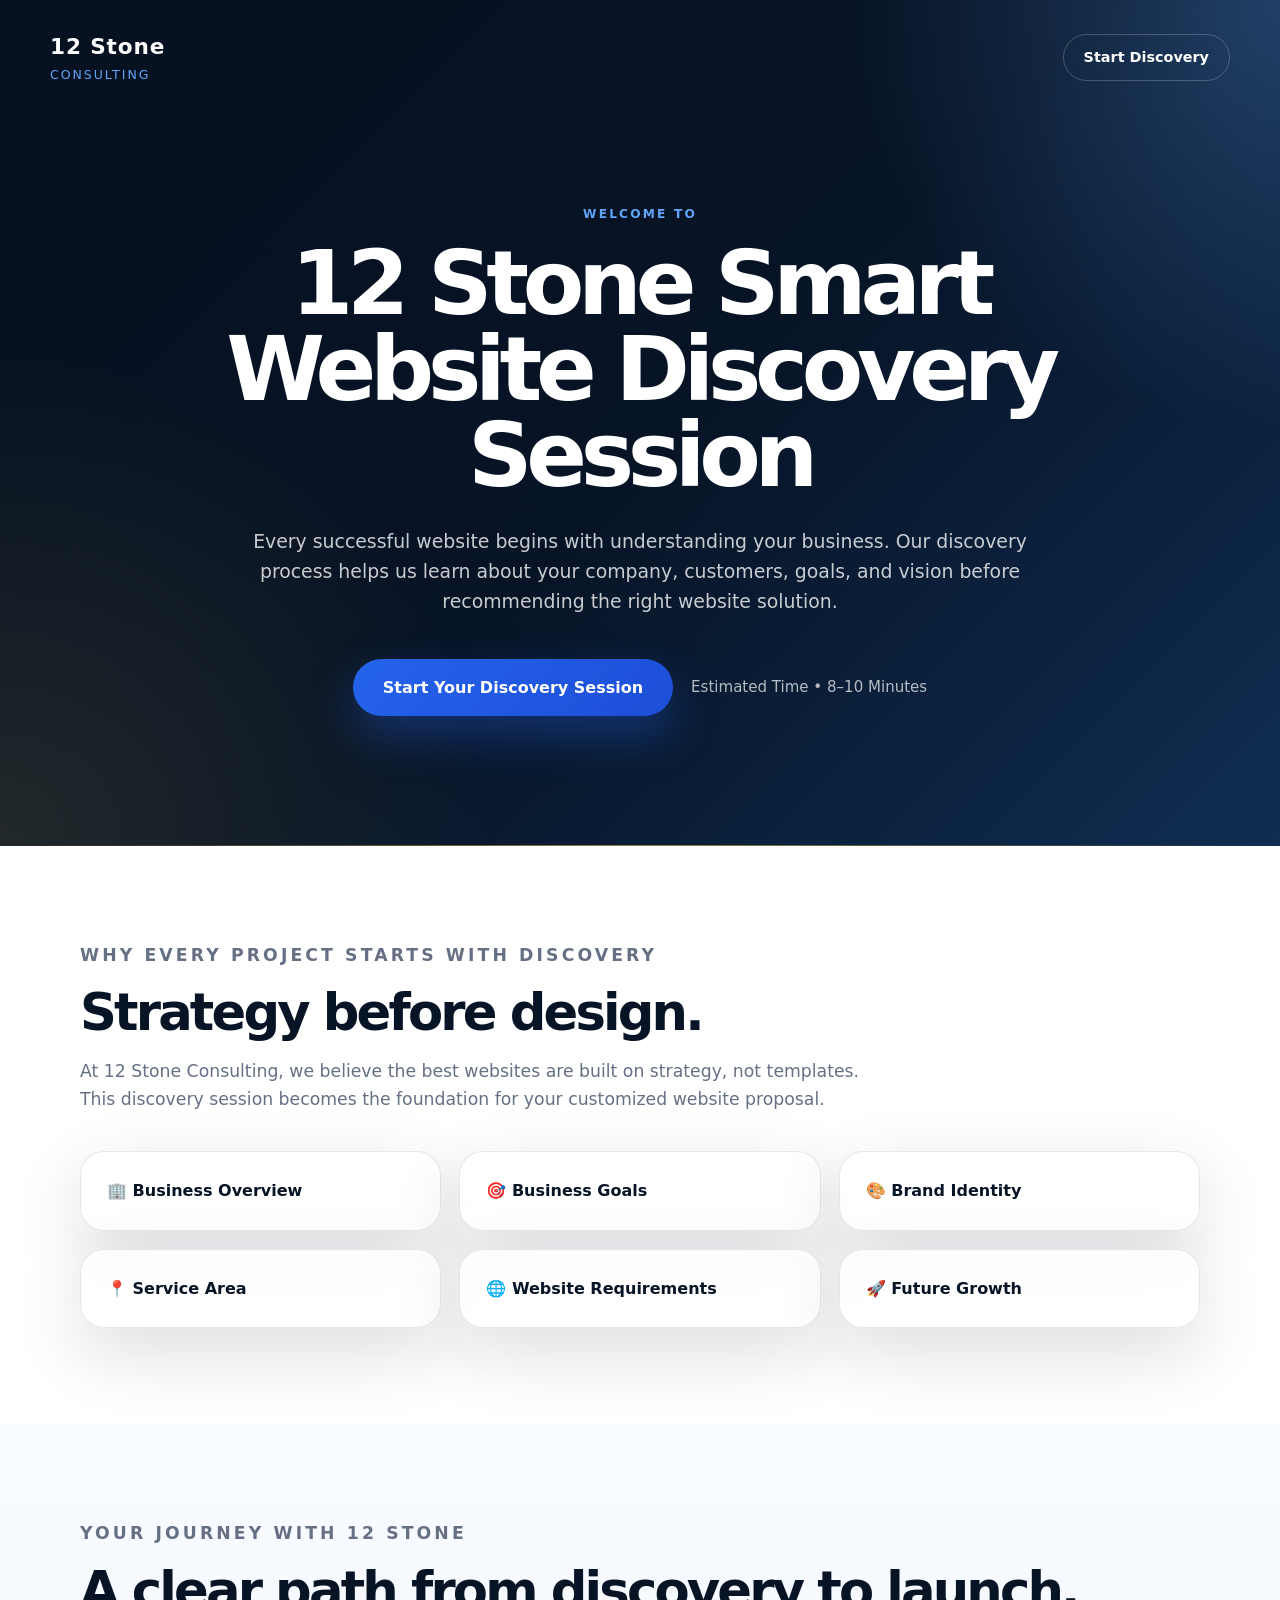
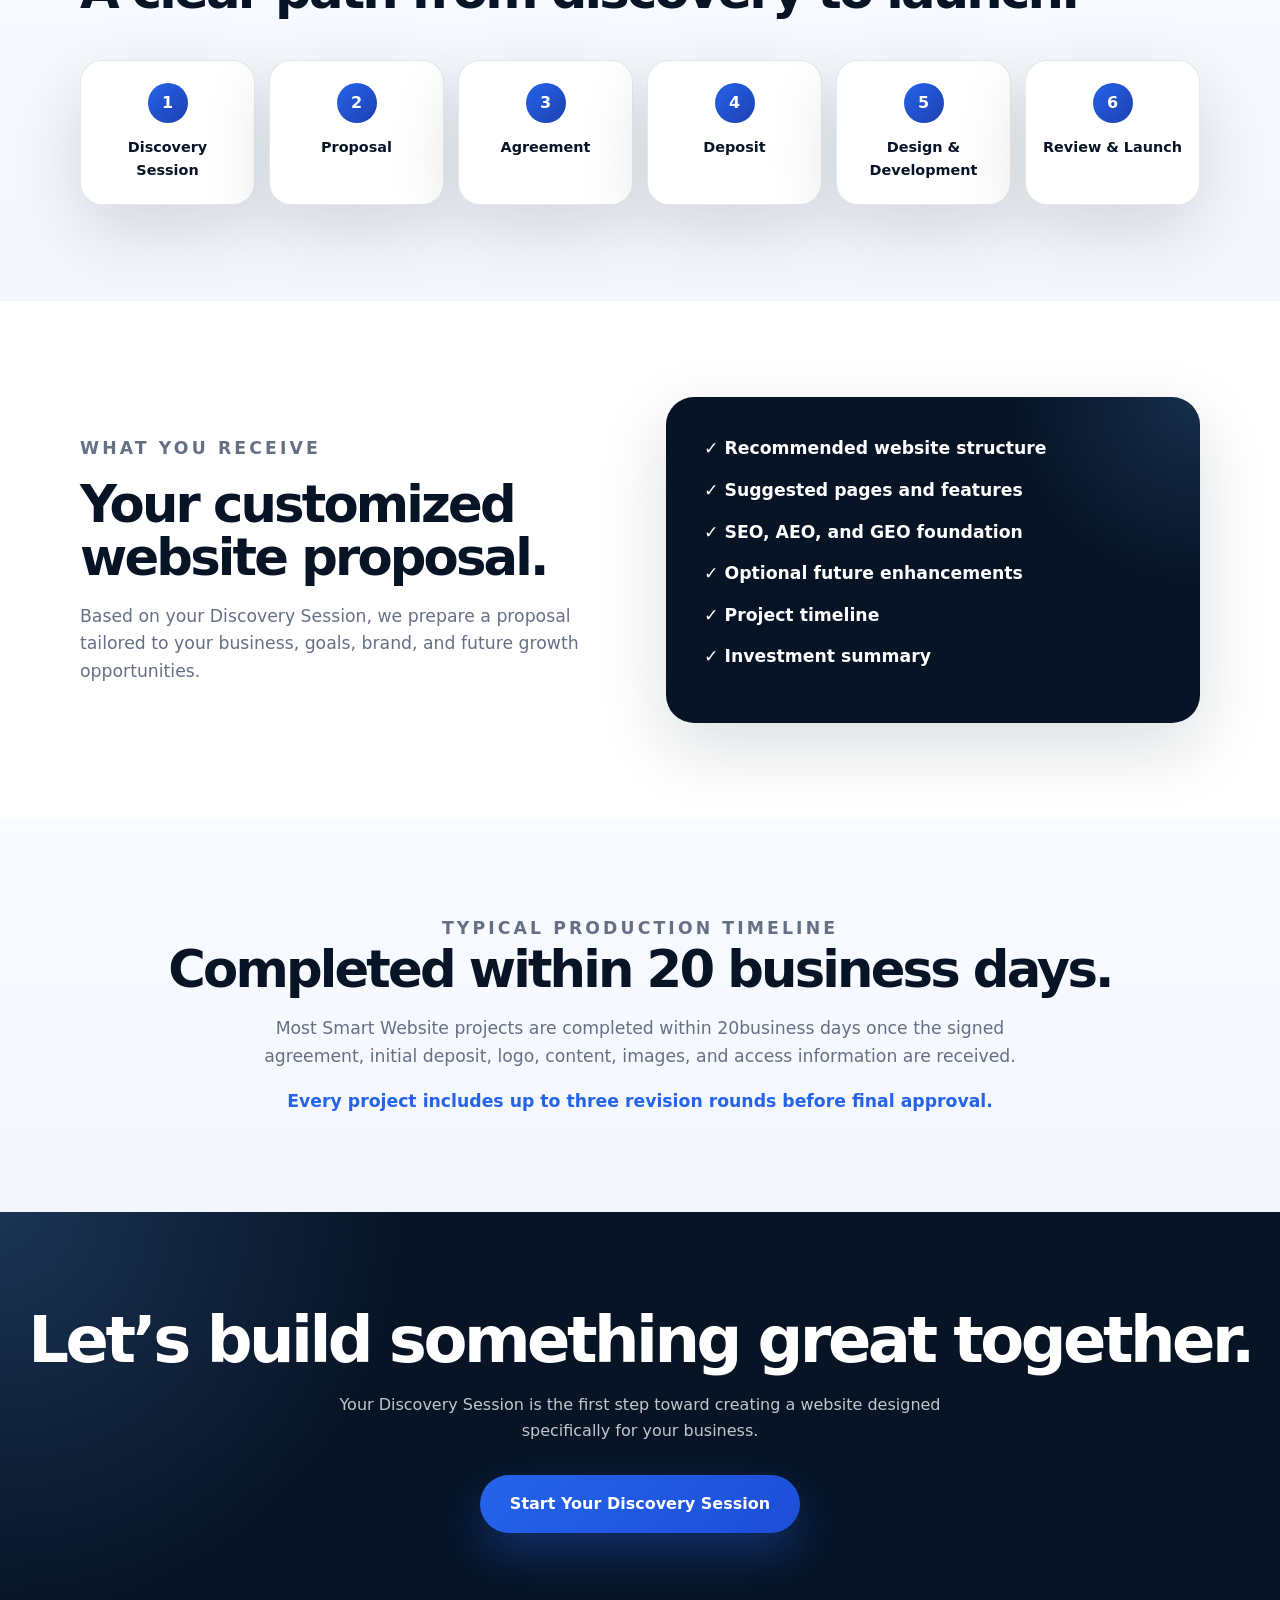
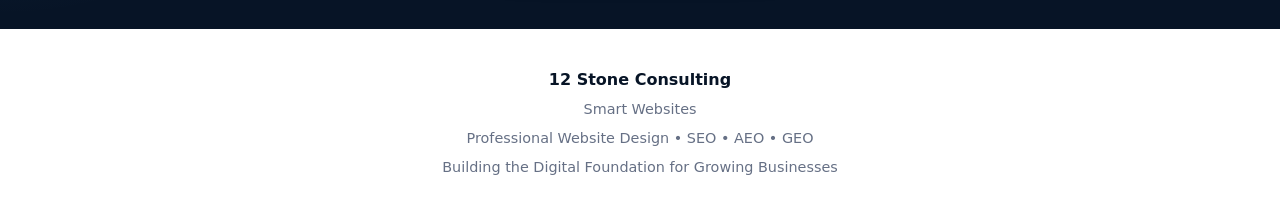
<file: index.html>
<!DOCTYPE html>
<html lang="en">
<head>
  <meta charset="UTF-8" />
  <meta name="viewport" content="width=device-width, initial-scale=1.0" />

  <!-- 12 Stone SMS / Social Link Preview -->
<meta
  name="description"
  content="Your Smart Website experience starts here. Let's build a website designed to do business."
>

<meta
  property="og:title"
  content="12 Stone Smart Website Discovery"
>

<meta
  property="og:description"
  content="Let's build a website designed to do business."
>

<meta
  property="og:image"
  content="https://12stone-client-onboarding.pages.dev/images/discovery-preview.png"
>

<meta
  property="og:image:secure_url"
  content="https://12stone-client-onboarding.pages.dev/images/discovery-preview.png"
>

<meta
  property="og:image:type"
  content="image/png"
>

<meta
  property="og:image:width"
  content="1200"
>

<meta
  property="og:image:height"
  content="630"
>

<meta
  property="og:url"
  content="https://12stone-client-onboarding.pages.dev/"
>

<meta property="og:type" content="website">

<meta name="twitter:card" content="summary_large_image">

<meta
  name="twitter:image"
  content="https://12stone-client-onboarding.pages.dev/images/discovery-preview.png"
>
 <link rel="stylesheet" href="css/styles.css" />
</head>
<body>

<header class="hero">
  <nav class="nav">
    <div class="logo">
      <div class="logo-main">12 Stone</div>
      <div class="logo-sub">Consulting</div>
    </div>
    <a href="discovery.html" class="nav-btn">Start Discovery</a>
  </nav>

  <div class="hero-content">
    <p class="eyebrow">Welcome To</p>
    <h1>12 Stone Smart Website Discovery Session</h1>
    <p class="hero-text">
      Every successful website begins with understanding your business.
      Our discovery process helps us learn about your company, customers,
      goals, and vision before recommending the right website solution.
    </p>

    <div class="hero-actions">
      <a href="discovery.html" class="primary-btn">Start Your Discovery Session</a>
      <span class="time-note">Estimated Time • 8–10 Minutes</span>
    </div>
  </div>
</header>

<main>

  <section class="section">
    <div class="section-inner">
      <p class="eyebrow">Why Every Project Starts With Discovery</p>
      <h2>Strategy before design.</h2>
      <p>
        At 12 Stone Consulting, we believe the best websites are built on strategy,
        not templates. This discovery session becomes the foundation for your
        customized website proposal.
      </p>

      <div class="grid cards">
        <div class="card">🏢 Business Overview</div>
        <div class="card">🎯 Business Goals</div>
        <div class="card">🎨 Brand Identity</div>
        <div class="card">📍 Service Area</div>
        <div class="card">🌐 Website Requirements</div>
        <div class="card">🚀 Future Growth</div>
      </div>
    </div>
  </section>

  <section class="section alt">
    <div class="section-inner">
      <p class="eyebrow">Your Journey With 12 Stone</p>
      <h2>A clear path from discovery to launch.</h2>

      <div class="timeline">
        <div><strong>1</strong><span>Discovery Session</span></div>
        <div><strong>2</strong><span>Proposal</span></div>
        <div><strong>3</strong><span>Agreement</span></div>
        <div><strong>4</strong><span>Deposit</span></div>
        <div><strong>5</strong><span>Design & Development</span></div>
        <div><strong>6</strong><span>Review & Launch</span></div>
      </div>
    </div>
  </section>

  <section class="section">
    <div class="section-inner two-col">
      <div>
        <p class="eyebrow">What You Receive</p>
        <h2>Your customized website proposal.</h2>
        <p>
          Based on your Discovery Session, we prepare a proposal tailored to your
          business, goals, brand, and future growth opportunities.
        </p>
      </div>

      <div class="checklist">
        <p>✓ Recommended website structure</p>
        <p>✓ Suggested pages and features</p>
        <p>✓ SEO, AEO, and GEO foundation</p>
        <p>✓ Optional future enhancements</p>
        <p>✓ Project timeline</p>
        <p>✓ Investment summary</p>
      </div>
    </div>
  </section>

  <section class="section alt">
    <div class="section-inner center">
      <p class="eyebrow">Typical Production Timeline</p>
      <h2>Completed within 20 business days.</h2>
      <p>
        Most Smart Website projects are completed within 20business days once
        the signed agreement, initial deposit, logo, content, images, and access
        information are received.
      </p>
      <p class="small-note">
        Every project includes up to three revision rounds before final approval.
      </p>
    </div>
  </section>

  <section class="cta-section">
    <h2>Let’s build something great together.</h2>
    <p>
      Your Discovery Session is the first step toward creating a website designed
      specifically for your business.
    </p>
    <a href="discovery.html" class="primary-btn">Start Your Discovery Session</a>
  </section>

</main>

<footer class="footer">
  <strong>12 Stone Consulting</strong>
  <span>Smart Websites</span>
  <span>Professional Website Design • SEO • AEO • GEO</span>
  <span>Building the Digital Foundation for Growing Businesses</span>
</footer>

</body>
</html>
</file>
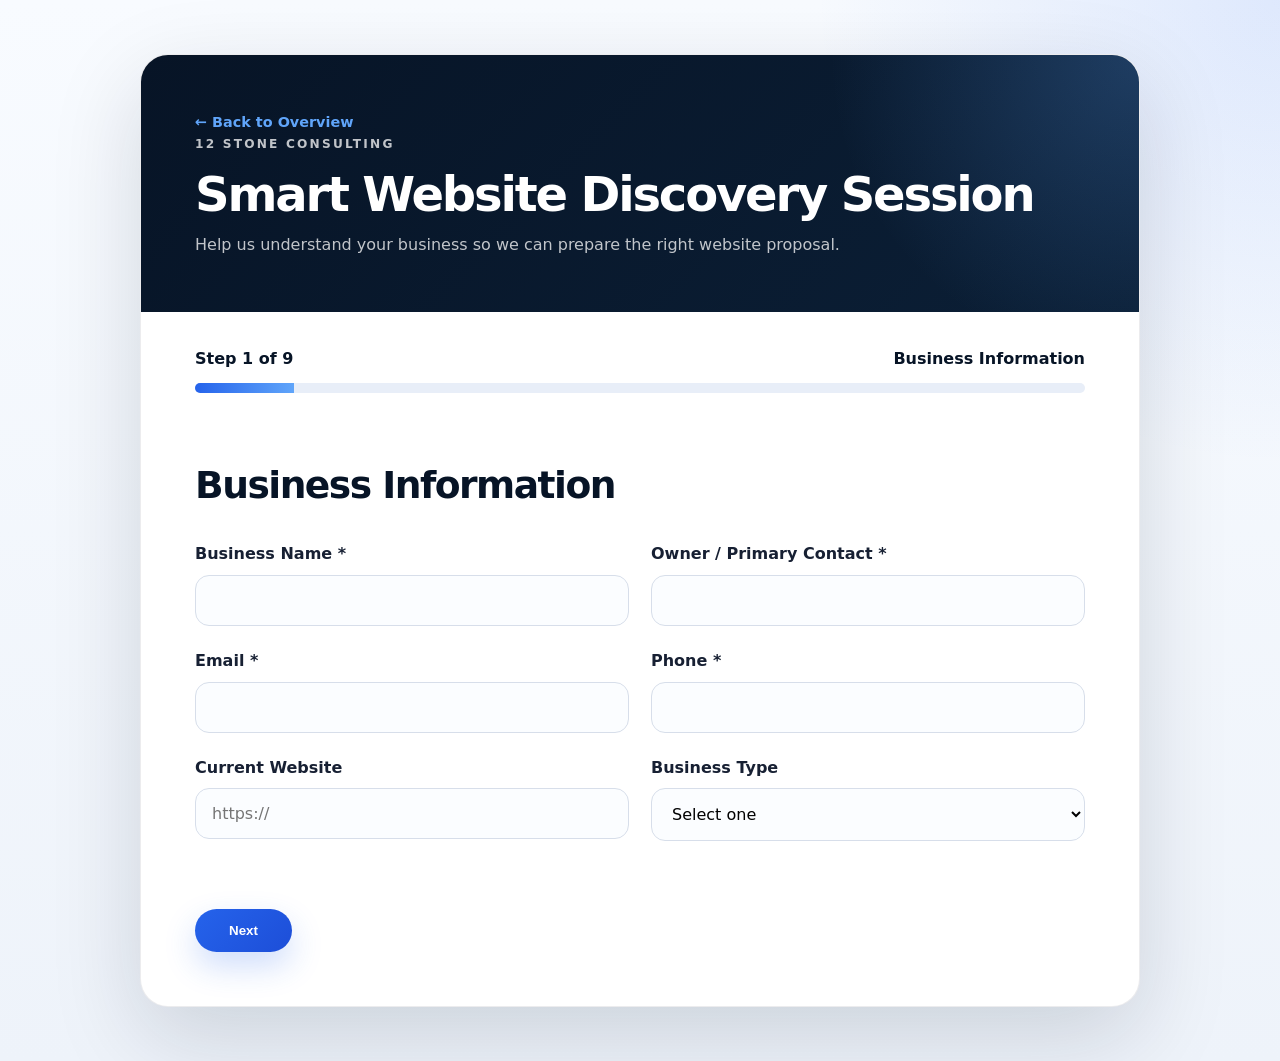
<file: discovery.html>
<!DOCTYPE html>
<html lang="en">
<head>
  <meta charset="UTF-8" />

  <meta
    name="viewport"
    content="width=device-width, initial-scale=1.0"
  />

  <title>12 Stone Smart Website Discovery Session</title>

  <meta
    name="description"
    content="Complete your 12 Stone Smart Website Discovery Session so we can design a website built around your business, goals, and customers."
  />

  <!-- Open Graph / SMS / Social Link Preview -->
  <meta
    property="og:title"
    content="12 Stone Smart Website Discovery Session"
  />

  <meta
    property="og:description"
    content="Let's build a website designed to do business. Complete your Smart Website Discovery Session."
  />

  <meta
    property="og:image"
    content="https://12stone-client-onboarding.pages.dev/images/discovery-preview.png"
  />

  <meta
    property="og:image:width"
    content="1200"
  />

  <meta
    property="og:image:height"
    content="630"
  />

  <meta
    property="og:url"
    content="https://12stone-client-onboarding.pages.dev/discovery.html"
  />

  <meta
    property="og:type"
    content="website"
  />

  <!-- X / Twitter / Other Social Platforms -->
  <meta
    name="twitter:card"
    content="summary_large_image"
  />

  <meta
    name="twitter:title"
    content="12 Stone Smart Website Discovery Session"
  />

  <meta
    name="twitter:description"
    content="Let's build a website designed to do business."
  />

  <meta
    name="twitter:image"
    content="https://12stone-client-onboarding.pages.dev/images/discovery-preview.png"
  />

  <link rel="stylesheet" href="css/styles.css" />
</head>
<body class="discovery-page">

<div class="form-shell">
  <div class="form-card">

    <header class="form-header">
      <a href="index.html" class="back-home">← Back to Overview</a>
      <p class="eyebrow">12 Stone Consulting</p>
      <h1>Smart Website Discovery Session</h1>
      <p>Help us understand your business so we can prepare the right website proposal.</p>
    </header>

    <div class="progress-area">
      <div class="progress-meta">
        <span id="stepLabel">Step 1 of 9</span>
        <span id="stepTitle">Business Information</span>
      </div>
      <div class="progress-track">
        <div class="progress-fill" id="progressFill"></div>
      </div>
    </div>

   <form id="discoveryForm" novalidate>

      <section class="form-step active" data-title="Business Information">
        <h2>Business Information</h2>

        <div class="field-row">
          <div class="field">
            <label>Business Name *</label>
            <input type="text" name="businessName" required>
          </div>
          <div class="field">
            <label>Owner / Primary Contact *</label>
            <input type="text" name="ownerName" required>
          </div>
        </div>

        <div class="field-row">
          <div class="field">
            <label>Email *</label>
            <input type="email" name="email" required>
          </div>
          <div class="field">
            <label>Phone *</label>
            <input type="tel" name="phone" required>
          </div>
        </div>

        <div class="field-row">
          <div class="field">
            <label>Current Website</label>
            <input type="url" name="currentWebsite" placeholder="https://">
          </div>
          <div class="field">
            <label>Business Type</label>
            <select name="businessType">
              <option value="">Select one</option>
              <option>KonnectMD Ambassador</option>
              <option>Healthcare</option>
              <option value="Education">Education</option>
              <option value="Entertainment">Entertainment</option>
              <option>Realtor</option>
              <option>Insurance</option>
              <option>Consultant</option>
              <option>Contractor</option>
              <option>Retail</option>
              <option>Professional Services</option>
              <option>Other</option>
            </select>
          </div>
        </div>
      </section>

      <section class="form-step" data-title="About Your Business">
        <h2>About Your Business</h2>

        <div class="field">
          <label>Why did you start your business?</label>
          <textarea name="whyStarted"></textarea>
        </div>

        <div class="field">
          <label>What products or services do you offer?</label>
          <textarea name="services"></textarea>
        </div>

        <div class="field">
          <label>What makes your business different?</label>
          <textarea name="differentiator"></textarea>
        </div>
      </section>

      <section class="form-step" data-title="Service Area">
        <h2>Service Area</h2>

        <div class="field-row">
          <div class="field">
            <label>Primary Market</label>
            <select name="primaryMarket">
              <option value="">Select one</option>
              <option>Local</option>
              <option>Multiple Cities</option>
              <option>Regional</option>
              <option>Statewide</option>
              <option>Nationwide</option>
            </select>
          </div>
          <div class="field">
            <label>Primary City</label>
            <input type="text" name="primaryCity">
          </div>
        </div>

        <div class="field">
          <label>Additional Cities Served</label>
          <input type="text" name="additionalCities">
        </div>

        <div class="field">
          <label>If you could dominate one city online, which city would it be?</label>
          <input type="text" name="targetCity">
        </div>
      </section>

      <section class="form-step" data-title="Brand Direction">
        <h2>Brand Direction</h2>

        <div class="field-row">
          <div class="field">
            <label>Brand Name to Display</label>
            <input type="text" name="brandName">
          </div>
          <div class="field">
            <label>Preferred Website Style</label>
            <select name="websiteStyle">
              <option value="">Select one</option>
              <option>Professional</option>
              <option>Modern</option>
              <option>Luxury</option>
              <option>Friendly</option>
              <option>Bold</option>
              <option>Minimal</option>
              <option>Faith-Based</option>
            </select>
          </div>
        </div>

        <div class="field-row">
          <div class="field">
            <label>Primary Brand Color</label>
            <input type="text" name="primaryColor" placeholder="Example: Navy blue">
          </div>
          <div class="field">
            <label>Secondary Brand Color</label>
            <input type="text" name="secondaryColor" placeholder="Example: Gold">
          </div>
        </div>

        <div class="field">
          <label>Websites you like</label>
          <textarea name="likedWebsites"></textarea>
        </div>
      </section>

      <section class="form-step" data-title="Website Goals">
        <h2>Website Goals</h2>

        <p class="step-note">Select all that apply.</p>

       <div class="checkbox-grid">

  <label class="check-card">
    <input type="checkbox" name="websiteGoals" value="Generate Leads">
    <span>Generate Leads</span>
  </label>

  <label class="check-card">
    <input type="checkbox" name="websiteGoals" value="Book Appointments / Consultations">
    <span>Book Appointments / Consultations</span>
  </label>

  <label class="check-card">
    <input type="checkbox" name="websiteGoals" value="Educate & Inform Visitors">
    <span>Educate & Inform Visitors</span>
  </label>

  <label class="check-card">
    <input type="checkbox" name="websiteGoals" value="Build Credibility & Authority">
    <span>Build Credibility & Authority</span>
  </label>

  <label class="check-card">
    <input type="checkbox" name="websiteGoals" value="Showcase Services / Programs">
    <span>Showcase Services / Programs</span>
  </label>

  <label class="check-card">
    <input type="checkbox" name="websiteGoals" value="Recruit / Attract People">
    <span>Recruit / Attract People</span>
  </label>

  <label class="check-card">
    <input type="checkbox" name="websiteGoals" value="Engage Community / Audience">
    <span>Engage Community / Audience</span>
  </label>

  <label class="check-card">
    <input type="checkbox" name="websiteGoals" value="Share Resources">
    <span>Share Resources</span>
  </label>

</div>

<div class="field">
  <label for="otherWebsiteGoal">
    Is there anything else you want your website to accomplish?
  </label>
  <textarea
    id="otherWebsiteGoal"
    name="otherWebsiteGoal"
    rows="4"
    placeholder="Tell us about any additional goals that are important to you."
  ></textarea>
</div>
      </section>

      <section class="form-step" data-title="Website Features">
        <h2>Website Features</h2>

        <p class="step-note">Select the pages or features you may need.</p>

       <div class="checkbox-grid">

  <label class="check-card">
    <input type="checkbox" name="features" value="Home Page">
    <span>Home Page</span>
  </label>

  <label class="check-card">
    <input type="checkbox" name="features" value="About Page">
    <span>About Page</span>
  </label>

  <label class="check-card">
    <input type="checkbox" name="features" value="Services / Programs Page">
    <span>Services / Programs Page</span>
  </label>

  <label class="check-card">
    <input type="checkbox" name="features" value="Contact Page">
    <span>Contact Page</span>
  </label>

  <label class="check-card">
    <input type="checkbox" name="features" value="FAQ">
    <span>FAQ</span>
  </label>

  <label class="check-card">
    <input type="checkbox" name="features" value="Testimonials / Success Stories">
    <span>Testimonials / Success Stories</span>
  </label>

  <label class="check-card">
    <input type="checkbox" name="features" value="Blog / News">
    <span>Blog / News</span>
  </label>

  <label class="check-card">
    <input type="checkbox" name="features" value="Photo Gallery">
    <span>Photo Gallery</span>
  </label>

  <label class="check-card">
    <input type="checkbox" name="features" value="Video / Media">
    <span>Video / Media</span>
  </label>

  <label class="check-card">
    <input type="checkbox" name="features" value="Appointment / Scheduling">
    <span>Appointment / Scheduling</span>
  </label>

  <label class="check-card">
    <input type="checkbox" name="features" value="Events / Calendar">
    <span>Events / Calendar</span>
  </label>

  <label class="check-card">
    <input type="checkbox" name="features" value="Team / Staff Profiles">
    <span>Team / Staff Profiles</span>
  </label>

  <label class="check-card">
    <input type="checkbox" name="features" value="Forms / Applications">
    <span>Forms / Applications</span>
  </label>

  <label class="check-card">
    <input type="checkbox" name="features" value="Downloadable Resources">
    <span>Downloadable Resources</span>
  </label>

  <label class="check-card">
    <input type="checkbox" name="features" value="Member / Client / Student Portal">
    <span>Member / Client / Student Portal</span>
  </label>

  <label class="check-card">
    <input type="checkbox" name="features" value="Online Payments / Donations">
    <span>Online Payments / Donations</span>
  </label>

  <label class="check-card">
    <input type="checkbox" name="features" value="Location / Maps">
    <span>Location / Maps</span>
  </label>

  <label class="check-card">
    <input type="checkbox" name="features" value="Social Media Integration">
    <span>Social Media Integration</span>
  </label>

</div>

<div class="field">
  <label for="otherFeatures">
    Are there any other pages, features, or functions you would like us to consider?
  </label>

  <textarea
    id="otherFeatures"
    name="otherFeatures"
    rows="4"
    placeholder="Tell us about anything else you would like your website to include."
  ></textarea>
</div>
      </section>

      <section class="form-step" data-title="Scheduling & Tools">
        <h2>Scheduling & Tools</h2>

        <div class="field-row">
          <div class="field">
            <label>Do you use Calendly?</label>
            <select name="usesCalendly">
              <option value="">Select one</option>
              <option>Yes</option>
              <option>No</option>
              <option>Need Help Setting It Up</option>
            </select>
          </div>
          <div class="field">
            <label>Calendly Link</label>
            <input type="url" name="calendlyLink" placeholder="https://calendly.com/...">
          </div>
        </div>

        <div class="field">
          <label>Do you have content, images, or logo files ready?</label>
          <select name="assetsReady">
            <option value="">Select one</option>
            <option>Yes, I have everything ready</option>
            <option>I have some items ready</option>
            <option>No, I will need help</option>
          </select>
        </div>
      </section>

      <section class="form-step" data-title="Future Growth">
        <h2>Future Growth</h2>

        <p class="step-note">These are optional future services. This helps us understand what may be useful later.</p>

        <div class="field-row">
          <div class="field">
            <label>AI Website Assistant</label>
            <select name="aiWebsiteAssistant">
              <option>Not At This Time</option>
              <option>Interested</option>
              <option>Maybe Later</option>
            </select>
          </div>
          <div class="field">
            <label>Voice Concierge</label>
            <select name="voiceConcierge">
              <option>Not At This Time</option>
              <option>Interested</option>
              <option>Maybe Later</option>
            </select>
          </div>
        </div>

        <div class="field-row">
          <div class="field">
            <label>Google Review Automation</label>
            <select name="googleReviewAutomation">
              <option>Not At This Time</option>
              <option>Interested</option>
              <option>Maybe Later</option>
            </select>
          </div>
          <div class="field">
            <label>Business Growth Platform</label>
            <select name="businessGrowthPlatform">
              <option>Not At This Time</option>
              <option>Interested</option>
              <option>Maybe Later</option>
            </select>
          </div>
        </div>
      </section>

      <section class="form-step" data-title="Final Notes">
        <h2>Final Notes</h2>

        <div class="field">
          <label>What is the most important thing this website needs to accomplish?</label>
          <textarea name="mostImportantGoal"></textarea>
        </div>

        <div class="field">
          <label>Anything else we should know?</label>
          <textarea name="finalNotes"></textarea>
        </div>

        <label class="agreement">
          <input type="checkbox" name="acknowledgement" required>
          I understand this Discovery Session will be used to prepare a customized website proposal.
        </label>
      </section>

      <div class="form-actions">
        <button type="button" class="secondary-btn" id="prevBtn">Back</button>
        <button type="button" class="primary-form-btn" id="nextBtn">Next</button>
        <button type="submit" class="primary-form-btn" id="submitBtn">Submit Discovery</button>
      </div>
    </form>
  </div>
</div>

<script src="js/app.js"></script>
</body>
</html>
</file>
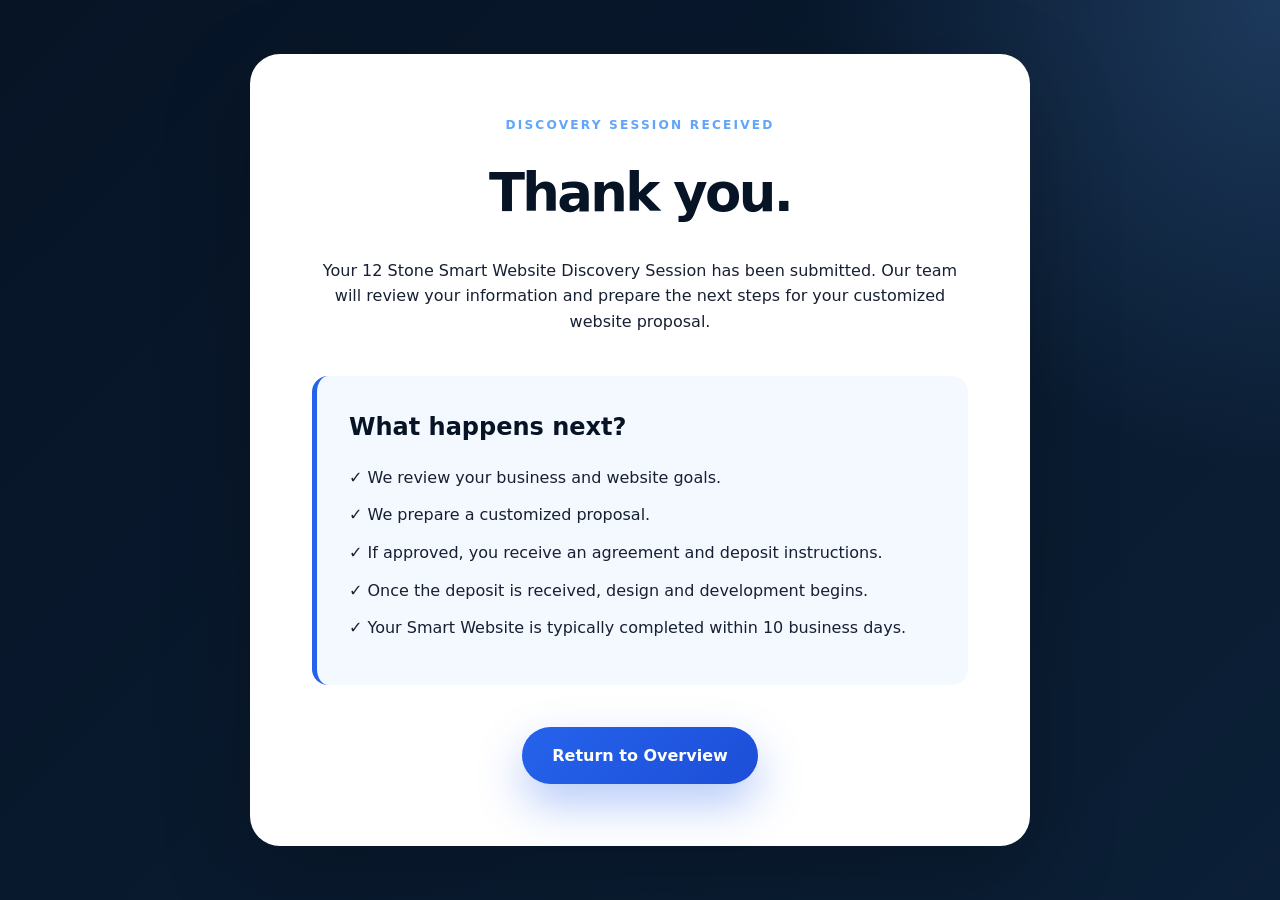
<file: thank-you.html>
<!DOCTYPE html>
<html lang="en">
<head>
  <meta charset="UTF-8" />
  <meta name="viewport" content="width=device-width, initial-scale=1.0" />
  <title>Discovery Received | 12 Stone Consulting</title>
  <link rel="stylesheet" href="css/styles.css" />
</head>
<body>

<section class="thank-you-page">
  <div class="thank-you-card">
    <p class="eyebrow">Discovery Session Received</p>
    <h1>Thank you.</h1>
    <p>
      Your 12 Stone Smart Website Discovery Session has been submitted.
      Our team will review your information and prepare the next steps for your customized website proposal.
    </p>

    <div class="next-steps-box">
      <h2>What happens next?</h2>
      <p>✓ We review your business and website goals.</p>
      <p>✓ We prepare a customized proposal.</p>
      <p>✓ If approved, you receive an agreement and deposit instructions.</p>
      <p>✓ Once the deposit is received, design and development begins.</p>
      <p>✓ Your Smart Website is typically completed within 10 business days.</p>
    </div>

    <a href="index.html" class="primary-btn">Return to Overview</a>
  </div>
</section>

</body>
</html>
</file>
<file: css/styles.css>
* {
  box-sizing: border-box;
  margin: 0;
  padding: 0;
}

:root {
  --navy: #071426;
  --navy-2: #0b1f36;
  --blue: #2563eb;
  --blue-soft: #eff6ff;
  --light-blue: #60a5fa;
  --gold: #c9a84c;
  --white: #ffffff;
  --soft: #f6f8fc;
  --text: #172033;
  --muted: #667085;
  --border: rgba(15, 23, 42, 0.1);
  --shadow: 0 24px 70px rgba(7, 20, 38, 0.14);
}

body {
  font-family: Inter, system-ui, -apple-system, BlinkMacSystemFont, "Segoe UI", sans-serif;
  color: var(--text);
  background: var(--white);
  line-height: 1.6;
}

a { text-decoration: none; }

.hero {
  min-height: 94vh;
  background:
    radial-gradient(circle at top right, rgba(96,165,250,.28), transparent 28%),
    radial-gradient(circle at bottom left, rgba(201,168,76,.14), transparent 32%),
    linear-gradient(135deg, #061120 0%, #071426 52%, #0f2d52 100%);
  color: white;
  padding: 30px;
  position: relative;
  overflow: hidden;
}

.hero::after {
  content: "";
  position: absolute;
  inset: auto 0 0;
  height: 1px;
  background: linear-gradient(90deg, transparent, rgba(201,168,76,.7), transparent);
}

.nav {
  max-width: 1180px;
  margin: 0 auto;
  display: flex;
  justify-content: space-between;
  align-items: center;
}

.logo-main {
  font-size: 1.35rem;
  font-weight: 900;
  letter-spacing: .04em;
}

.logo-sub {
  font-size: .78rem;
  color: var(--light-blue);
  letter-spacing: .16em;
  text-transform: uppercase;
}

.nav-btn {
  color: white;
  border: 1px solid rgba(255,255,255,.22);
  padding: 11px 20px;
  border-radius: 999px;
  font-weight: 800;
  font-size: .9rem;
  backdrop-filter: blur(10px);
}

.hero-content {
  max-width: 960px;
  margin: 120px auto 0;
  text-align: center;
}

.eyebrow {
  color: var(--light-blue);
  text-transform: uppercase;
  letter-spacing: .18em;
  font-size: .76rem;
  font-weight: 900;
  margin-bottom: 16px;
}

.hero h1 {
  font-size: clamp(2.8rem, 7vw, 6rem);
  line-height: .96;
  letter-spacing: -.07em;
  margin-bottom: 28px;
}

.hero-text {
  max-width: 780px;
  margin: 0 auto;
  color: rgba(255,255,255,.78);
  font-size: 1.18rem;
}

.hero-actions {
  margin-top: 42px;
  display: flex;
  gap: 18px;
  justify-content: center;
  align-items: center;
  flex-wrap: wrap;
}

.primary-btn {
  display: inline-flex;
  background: linear-gradient(135deg, var(--blue), #1d4ed8);
  color: white;
  padding: 16px 30px;
  border-radius: 999px;
  font-weight: 900;
  box-shadow: 0 20px 45px rgba(37,99,235,.34);
}

.time-note {
  color: rgba(255,255,255,.7);
  font-size: .94rem;
}

.section {
  padding: 96px 24px;
}

.section.alt {
  background: linear-gradient(180deg, #f8fbff, #f3f6fb);
}

.section-inner {
  max-width: 1120px;
  margin: 0 auto;
}

.section h2 {
  font-size: clamp(2.1rem, 4vw, 3.6rem);
  line-height: 1.02;
  letter-spacing: -.055em;
  color: var(--navy);
  margin-bottom: 20px;
}

.section p {
  max-width: 780px;
  font-size: 1.08rem;
  color: var(--muted);
}

.grid { display: grid; gap: 18px; }

.cards {
  margin-top: 38px;
  grid-template-columns: repeat(3, 1fr);
}

.card {
  background: rgba(255,255,255,.82);
  border: 1px solid var(--border);
  padding: 26px;
  border-radius: 24px;
  box-shadow: var(--shadow);
  font-weight: 900;
  color: var(--navy);
  backdrop-filter: blur(10px);
}

.timeline {
  margin-top: 44px;
  display: grid;
  grid-template-columns: repeat(6, 1fr);
  gap: 14px;
}

.timeline div {
  background: white;
  border: 1px solid var(--border);
  padding: 22px 14px;
  border-radius: 22px;
  text-align: center;
  box-shadow: var(--shadow);
}

.timeline strong {
  width: 40px;
  height: 40px;
  background: linear-gradient(135deg, var(--blue), #1e40af);
  color: white;
  border-radius: 50%;
  display: inline-flex;
  align-items: center;
  justify-content: center;
  margin-bottom: 13px;
}

.timeline span {
  display: block;
  font-weight: 900;
  font-size: .9rem;
  color: var(--navy);
}

.two-col {
  display: grid;
  grid-template-columns: 1fr 1fr;
  gap: 52px;
  align-items: center;
}

.checklist {
  background:
    radial-gradient(circle at top right, rgba(96,165,250,.18), transparent 30%),
    var(--navy);
  color: white;
  padding: 38px;
  border-radius: 28px;
  box-shadow: var(--shadow);
}

.checklist p {
  color: white;
  margin-bottom: 14px;
  font-weight: 800;
}

.center { text-align: center; }
.center p { margin: 0 auto; }

.small-note {
  margin-top: 18px !important;
  font-weight: 800;
  color: var(--blue) !important;
}

.cta-section {
  background:
    radial-gradient(circle at top left, rgba(96,165,250,.22), transparent 30%),
    var(--navy);
  color: white;
  text-align: center;
  padding: 96px 24px;
}

.cta-section h2 {
  font-size: clamp(2.2rem, 5vw, 4.2rem);
  line-height: 1;
  margin-bottom: 20px;
  letter-spacing: -.055em;
}

.cta-section p {
  max-width: 650px;
  margin: 0 auto 32px;
  color: rgba(255,255,255,.76);
}

.footer {
  padding: 38px 24px;
  text-align: center;
  display: grid;
  gap: 6px;
  color: var(--muted);
  font-size: .9rem;
}

.footer strong {
  color: var(--navy);
  font-size: 1rem;
}

/* DISCOVERY */
.discovery-page {
  background:
    radial-gradient(circle at top right, rgba(37,99,235,.12), transparent 28%),
    linear-gradient(180deg, #f8fbff, #eef3fa);
  padding: 54px 20px;
}

.form-shell {
  max-width: 1000px;
  margin: 0 auto;
}

.form-card {
  background: white;
  border-radius: 28px;
  box-shadow: 0 30px 90px rgba(7,20,38,.15);
  overflow: hidden;
  border: 1px solid rgba(15,23,42,.08);
}

.form-header {
  background:
    radial-gradient(circle at top right, rgba(96,165,250,.24), transparent 30%),
    linear-gradient(135deg, #071426, #0b1f36);
  color: white;
  padding: 54px;
}

.form-header h1 {
  font-size: clamp(2rem, 4vw, 3rem);
  line-height: 1;
  letter-spacing: -.045em;
  margin: 12px 0 14px;
}

.form-header p {
  color: rgba(255,255,255,.75);
  max-width: 680px;
}

.back-home {
  color: var(--light-blue);
  font-weight: 800;
  font-size: .9rem;
}

.progress-area {
  padding: 34px 54px 20px;
  background: white;
}

.progress-meta {
  display: flex;
  justify-content: space-between;
  gap: 20px;
  margin-bottom: 12px;
  font-weight: 900;
  color: var(--navy);
}

.progress-track {
  height: 10px;
  background: #e8eef8;
  border-radius: 999px;
  overflow: hidden;
}

.progress-fill {
  height: 100%;
  width: 0%;
  background: linear-gradient(90deg, var(--blue), var(--light-blue));
  transition: .35s;
}

form {
  padding: 42px 54px 54px;
}

.form-step { display: none; }

.form-step.active {
  display: block;
  animation: fadeIn .35s ease;
}

@keyframes fadeIn {
  from { opacity: 0; transform: translateY(12px); }
  to { opacity: 1; transform: none; }
}

.form-step h2 {
  margin-bottom: 26px;
  color: var(--navy);
  font-size: clamp(1.8rem, 3vw, 2.35rem);
  letter-spacing: -.04em;
}

.step-note {
  margin-bottom: 20px;
  color: var(--muted);
}

.field {
  display: flex;
  flex-direction: column;
  margin-bottom: 22px;
}

.field-row {
  display: grid;
  grid-template-columns: 1fr 1fr;
  gap: 22px;
}

label {
  margin-bottom: 8px;
  font-weight: 800;
  color: var(--text);
}

input,
textarea,
select {
  width: 100%;
  padding: 15px 16px;
  border: 1px solid #d7deea;
  border-radius: 14px;
  font-size: 16px;
  font-family: inherit;
  transition: .25s;
  background: #fbfdff;
}

textarea {
  min-height: 135px;
  resize: vertical;
}

input:focus,
textarea:focus,
select:focus {
  outline: none;
  border-color: var(--blue);
  box-shadow: 0 0 0 5px rgba(37,99,235,.1);
  background: white;
}

.error {
  border-color: #dc2626 !important;
}

.checkbox-grid {
  display: grid;
  grid-template-columns: repeat(2,1fr);
  gap: 14px;
  margin-top: 16px;
}

.checkbox-grid label {
  display: flex;
  align-items: center;
  gap: 11px;
  background: #f7f9fd;
  padding: 15px;
  border-radius: 14px;
  font-weight: 700;
  cursor: pointer;
  border: 1px solid rgba(15,23,42,.07);
}

.checkbox-grid input,
.agreement input {
  width: auto;
}

.agreement {
  display: flex;
  gap: 14px;
  margin-top: 30px;
  align-items: flex-start;
  font-size: .95rem;
}

.form-actions {
  margin-top: 46px;
  display: flex;
  justify-content: space-between;
  align-items: center;
}

.secondary-btn {
  background: white;
  border: 1px solid #d7dce7;
  padding: 14px 28px;
  border-radius: 999px;
  cursor: pointer;
  font-weight: 900;
}

.primary-form-btn {
  background: linear-gradient(135deg, var(--blue), #1d4ed8);
  color: white;
  border: none;
  padding: 14px 34px;
  border-radius: 999px;
  cursor: pointer;
  font-weight: 900;
  box-shadow: 0 14px 32px rgba(37,99,235,.22);
}

.primary-form-btn:hover,
.primary-btn:hover {
  transform: translateY(-2px);
  transition: .25s;
}

/* THANK YOU */
.thank-you-page {
  background:
    radial-gradient(circle at top right, rgba(96,165,250,.22), transparent 30%),
    linear-gradient(135deg, #071426, #0b1f36);
  min-height: 100vh;
  display: flex;
  justify-content: center;
  align-items: center;
  padding: 42px;
}

.thank-you-card {
  background: white;
  max-width: 780px;
  padding: 62px;
  border-radius: 30px;
  box-shadow: 0 30px 90px rgba(0,0,0,.22);
  text-align: center;
}

.thank-you-card h1 {
  font-size: 3.3rem;
  color: var(--navy);
  margin: 16px 0 22px;
  letter-spacing: -.05em;
}

.next-steps-box {
  background: #f4f8ff;
  border-left: 5px solid var(--blue);
  padding: 32px;
  margin: 42px 0;
  text-align: left;
  border-radius: 16px;
}

.next-steps-box h2 {
  margin-bottom: 18px;
  color: var(--navy);
}

.next-steps-box p {
  margin-bottom: 12px;
}

@media (max-width: 900px) {
  .cards { grid-template-columns: 1fr 1fr; }
  .timeline { grid-template-columns: 1fr 1fr; }
  .two-col { grid-template-columns: 1fr; }
}

@media (max-width: 700px) {
  .hero { padding: 22px; }
  .nav { align-items: flex-start; gap: 14px; }
  .nav-btn { font-size: .78rem; padding: 9px 13px; }

  .cards,
  .timeline,
  .field-row,
  .checkbox-grid {
    grid-template-columns: 1fr;
  }

  .section { padding: 68px 18px; }

  .form-header,
  .progress-area,
  form {
    padding: 28px;
  }

  .progress-meta {
    flex-direction: column;
    gap: 4px;
  }

  .form-actions {
    flex-direction: column;
    gap: 14px;
  }

  .form-actions button {
    width: 100%;
  }

  .thank-you-card {
    padding: 38px 26px;
  }
}
</file>
